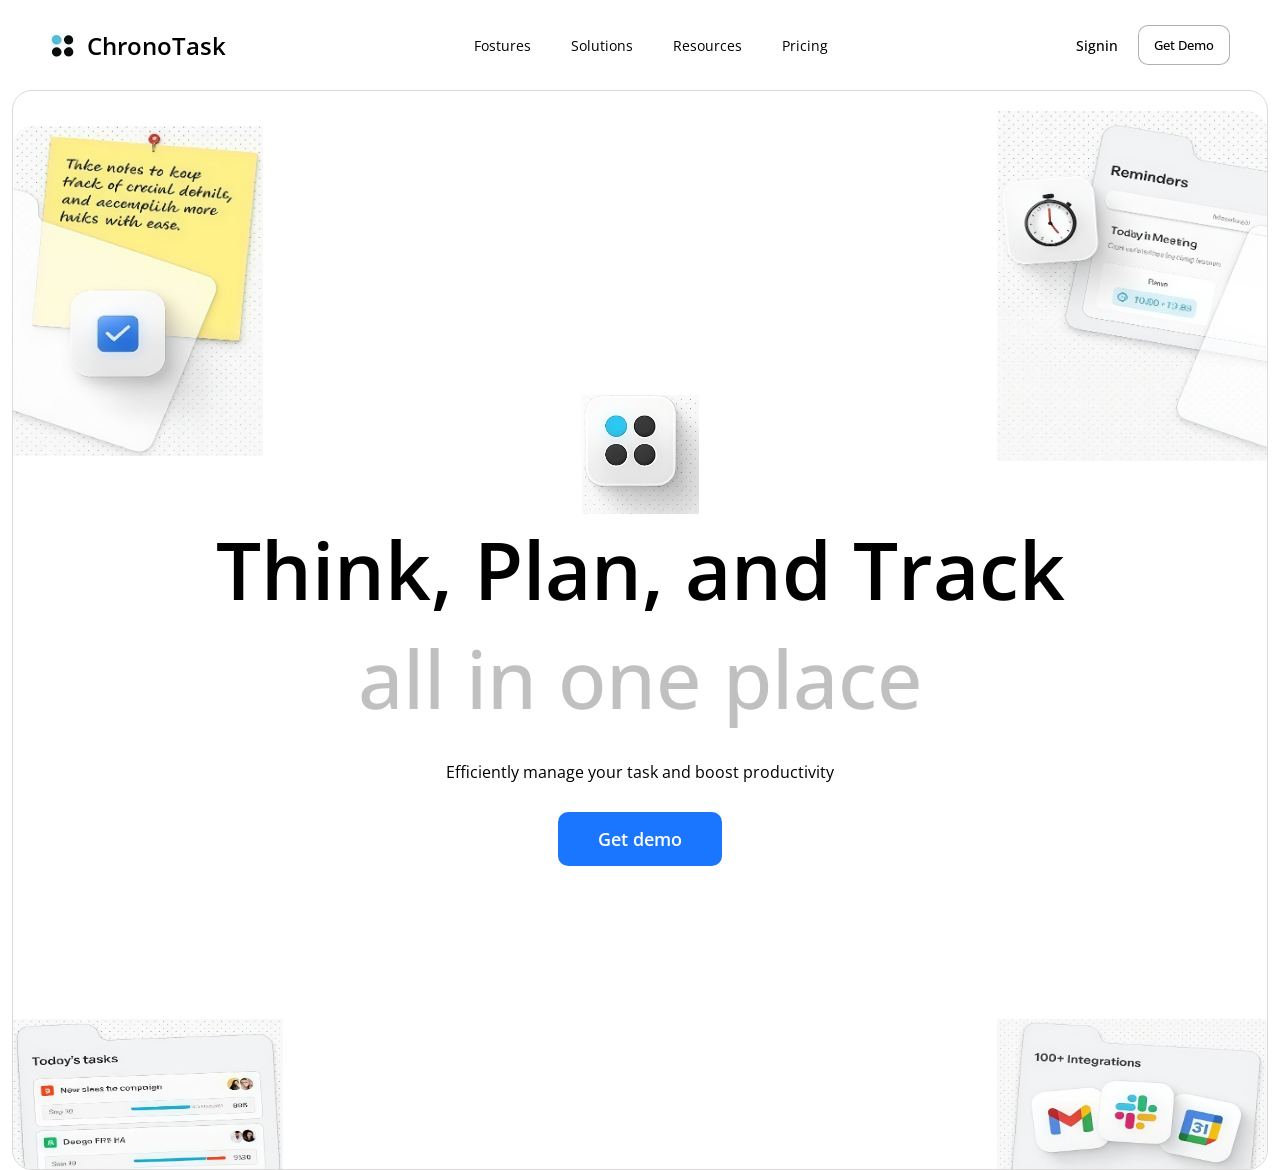
<file: index.html>
<!DOCTYPE html>
<html lang="en">
<head>
    <meta charset="UTF-8">
    <meta name="viewport" content="width=device-width, initial-scale=1.0">
    <title>ChronoTask</title>
    <link rel="icon" href="logo.jpg">
    <link rel="stylesheet" href="style.css">
</head>
<body>
    <nav>
        <div class="logo">
            <img height="25" width="25" src="logo.jpg" alt="">
            <p>ChronoTask</p>
        </div>
        <ul class="nav-list">
            <li>Fostures</li>
            <li>Solutions</li>
            <li>Resources</li>
            <li>Pricing</li>
        </ul>
        <div class="nav-buttons">
            <p>Signin</p>
            <button>Get Demo</button>
        </div>
    </nav>
    <main>
        <img id="top-left" src="top-left.jpg" alt="">
        <img id="top-right" src="top-right.jpg" alt="">
        <img id="bottom-left" src="bottom-left.jpg" alt="">
        <img id="bottom-right" src="bottom-right.jpg" alt="">
        <div class="main-text">
            <img src="Screenshot 2025-08-05 172802.png" alt="">
            <p>Think, Plan, and Track</p>
            <p>all in one place</p>
            <p>Efficiently manage your task and boost productivity</p>
            <button>Get demo</button>
        </div>
    </main>
</body>
</html>
</file>
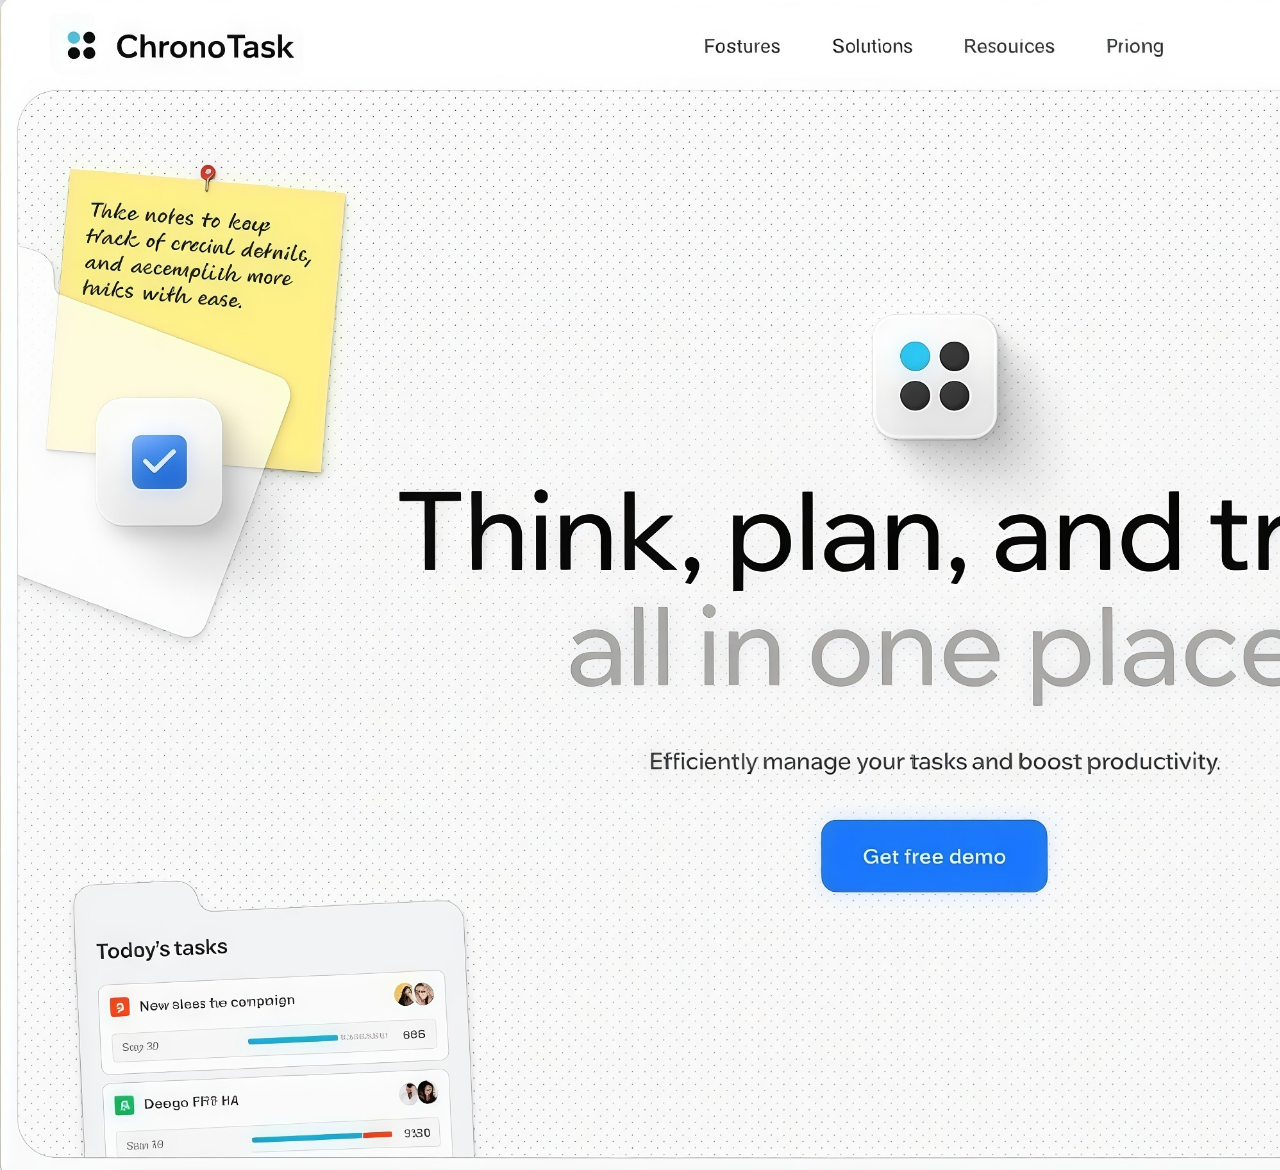
<file: rough.html>
<!DOCTYPE html>
<html lang="en">
<head>
    <meta charset="UTF-8">
    <meta name="viewport" content="width=device-width, initial-scale=1.0">
    <title>Document</title>
    <link rel="stylesheet" href="rough.css">
</head>
<body>
    
</body>
</html>
</file>
<file: style.css>
@import url('https://fonts.googleapis.com/css2?family=Open+Sans:ital,wght@0,300..800;1,300..800&display=swap');

*{
    margin: 0;
    padding: 0;
    box-sizing: border-box;
    font-family: "Open Sans", sans-serif;
}
nav{
    display: flex;
    align-items: center;
    margin-inline: 50px;
    height: 10vh;
    justify-content: space-between;
}
.logo{
    display: flex;
    align-items: center;
    p{
        margin-left: 12px;
        font-family: "Open Sans", sans-serif;
        font-size: 1.5rem;
        font-weight: 600;
    }
}
.nav-list{
    display: flex;
    list-style-type: none;
    font-size: 0.9rem;
    gap: 40px;
}
.nav-buttons{
    display: flex;
    align-items: center;
    font-size: 0.9rem;
    font-weight: 500;
    button{
        margin-left: 20px;
        border: 0.5px solid rgba(0, 0, 0, 0.308);
        padding: 10px 15px;
        background-color: white;
        border-radius: 10px;
        font-weight: 500;
    }
}
main{
    margin-inline: 12px;
    width: auto;
    height: 120vh;
    position: relative;
    display: flex;
    border: 1px solid rgb(219, 217, 217);
    border-radius: 20px;
    /* background-image: url("dotted_black_background.jpg");
    background-size: cover;
    opacity: 0.5; */
}
#top-left{
    top: 35px;
    border-radius: 20px 0px 0px 0px;
    position: absolute;
    height: 330px;
    width: 250px;
}
#top-right{
    top: 20px;
    border-radius: 0px 20px 0px 0px;
    position: absolute;
    height: 350px;
    width: 270px;
    right: 0px;
}
#bottom-left{
bottom: 0px;
    border-radius: 0px 0px 0px 20px;
    position: absolute;
    height: 150px;
    width: 270px;
}
#bottom-right{
bottom: 0px;
    border-radius: 0px 0px 20px 0px;
    position: absolute;
    height: 150px;
    width: 270px;
    right: 0px;
}
.main-text{
    width: 100%;
    height: 100%;
    justify-content: center;
    display: flex;
    align-items: center;
    flex-direction: column;
    p:nth-child(2){
        font-size: 5rem;
        font-weight: 600;
    }
    p:nth-child(3){
        margin-top: 0px;
        font-size: 5rem;
        color: silver;
        font-weight: 500;
    }
    p:nth-child(4){
        font-size: 1rem;
         line-height: 80px;
    }
    button{
       
        padding: 15px 40px;
        border-radius: 10px;
        border: none;
        color: white;
        font-weight: 600;
        font-size: 1.1rem;
        background-color: #1A76FF;
    }
}
</file>
<file: rough.css>
*{
    margin: 0;
    padding: 0;
    box-sizing: border-box;
}
body{
    height: 130vh;
    background-image: url("Airbrush-Image-Enhancer-1754388751371.jpg");
    background-size: cover;
}
</file>
